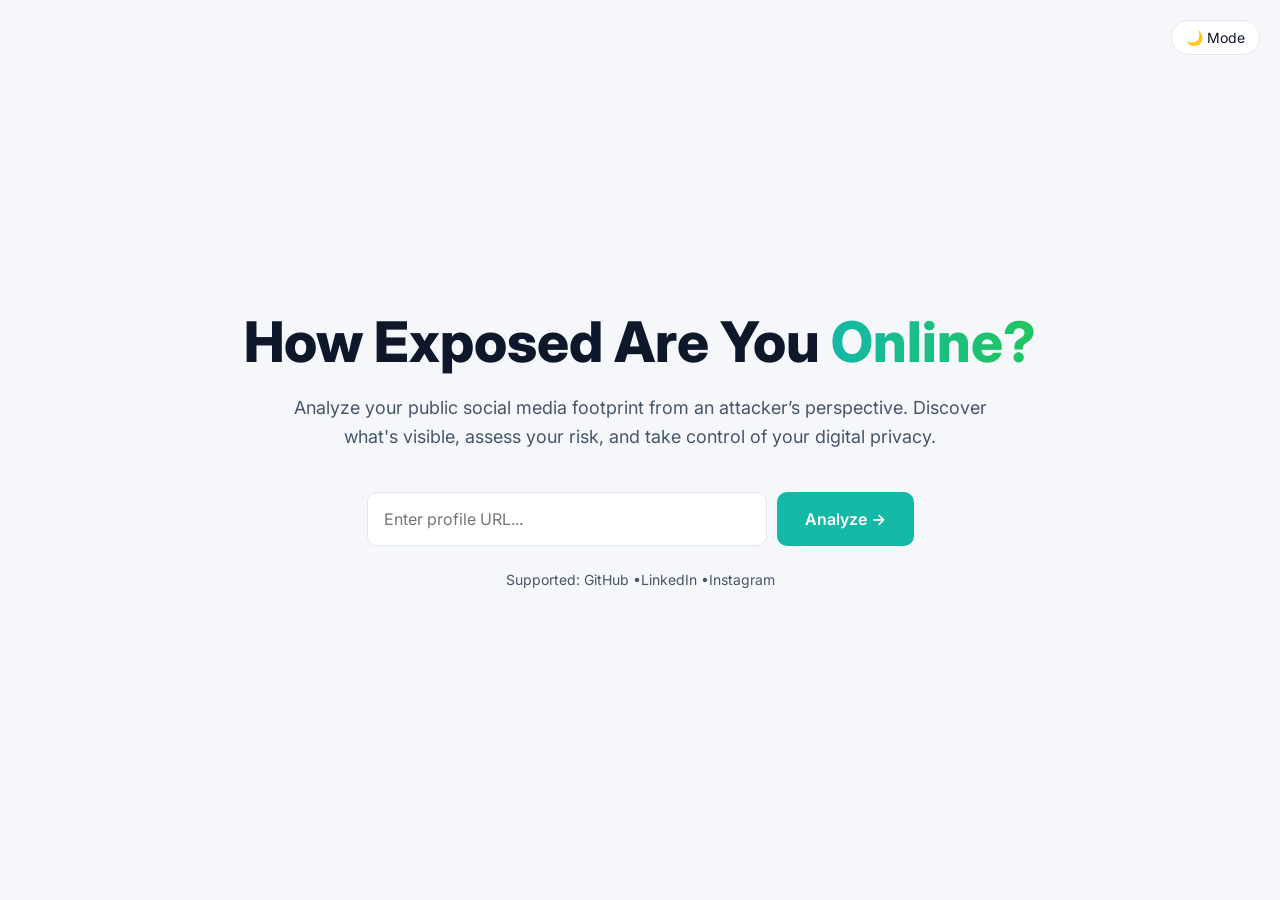
<file: templates/index.html>
<!DOCTYPE html>
<html lang="en">
<head>
  <meta charset="UTF-8" />
  <meta name="viewport" content="width=device-width, initial-scale=1.0"/>
  <title>SOCIOTRACE</title>

  <!-- Google Font -->
  <link href="https://fonts.googleapis.com/css2?family=Inter:wght@300;400;600;800&display=swap" rel="stylesheet">

  <style>
    :root {
      --bg: #f5f7fa;
      --text: #0f172a;
      --subtext: #475569;
      --accent: #14b8a6;
      --accent2: #22c55e;
      --card: #ffffff;
      --border: #e2e8f0;
    }

    body.dark {
      --bg: #0f172a;
      --text: #f1f5f9;
      --subtext: #94a3b8;
      --accent: #22d3ee;
      --accent2: #38bdf8;
      --card: #111827;
      --border: #1f2933;
    }

    * {
      margin: 0;
      padding: 0;
      box-sizing: border-box;
      font-family: "Inter", sans-serif;
    }

    body {
      background: var(--bg);
      color: var(--text);
      height: 100vh;
      display: flex;
      flex-direction: column;
      align-items: center;
      justify-content: center;
      transition: 0.3s ease;
    }

    .container {
      text-align: center;
      max-width: 900px;
      padding: 40px 20px;
    }

    .badge {
      display: inline-block;
      background: var(--card);
      border: 1px solid var(--border);
      padding: 8px 18px;
      border-radius: 999px;
      font-size: 14px;
      color: var(--subtext);
      margin-bottom: 20px;
    }

    h1 {
      font-size: 56px;
      font-weight: 800;
      line-height: 1.1;
      margin-bottom: 20px;
    }

    .online {
      background: linear-gradient(90deg, var(--accent), var(--accent2), var(--accent));
      background-size: 200% auto;
      -webkit-background-clip: text;
      -webkit-text-fill-color: transparent;
      animation: shimmer 4s linear infinite;
    }

    @keyframes shimmer {
      to {
        background-position: 200% center;
      }
    }

    .subtitle {
      font-size: 18px;
      color: var(--subtext);
      max-width: 700px;
      margin: 0 auto 40px;
      line-height: 1.6;
    }

    .search-box {
      display: flex;
      gap: 10px;
      justify-content: center;
      flex-wrap: wrap;
    }

    .search-box input {
      width: 400px;
      max-width: 100%;
      padding: 16px;
      border-radius: 10px;
      border: 1px solid var(--border);
      font-size: 16px;
      outline: none;
      background: var(--card);
      color: var(--text);
    }

    .search-box button {
      padding: 16px 28px;
      border-radius: 10px;
      border: none;
      background: var(--accent);
      color: white;
      font-size: 16px;
      font-weight: 600;
      cursor: pointer;
      transition: 0.2s ease;
    }

    .search-box button:hover {
      opacity: 0.9;
    }

    .supported {
      margin-top: 25px;
      font-size: 14px;
      color: var(--subtext);
    }

    .toggle {
      position: fixed;
      top: 20px;
      right: 20px;
      background: var(--card);
      border: 1px solid var(--border);
      padding: 8px 14px;
      border-radius: 20px;
      cursor: pointer;
      font-size: 14px;
    }

    @media (max-width: 600px) {
      h1 {
        font-size: 38px;
      }
    }
  </style>
</head>

<body>
  <!-- Dark Mode Toggle -->
  <div class="toggle" onclick="toggleMode()">🌙 Mode</div>

  <div class="container">

    <h1>
      How Exposed Are You <span class="online">Online?</span>
    </h1>

    <p class="subtitle">
      Analyze your public social media footprint from an attacker’s perspective.
      Discover what's visible, assess your risk, and take control of your digital privacy.
    </p>

    <!-- Search Form -->
    <!--<form class="search-box" action="/analyze" method="POST">
      <input
        type="text"
        name="profile"
        placeholder="Enter profile URL..."
        required
      />
      <button type="submit">Analyze →</button>
    </form>-->
    
    <form class="search-box" action="/analyze" method="POST">
<input
type="text"
name="profile"
placeholder="Enter profile URL..."
required
/>
<button type="submit">Analyze →</button>
</form>

    <div class="supported">
      Supported:   GitHub  •LinkedIn  •Instagram
    </div>
  </div>

  <script>
    function toggleMode() {
      document.body.classList.toggle("dark");
      localStorage.setItem(
        "theme",
        document.body.classList.contains("dark") ? "dark" : "light"
      );
    }

    // Load saved theme
    if (localStorage.getItem("theme") === "dark") {
      document.body.classList.add("dark");
    }
  </script>
</body>
</html>
</file>
